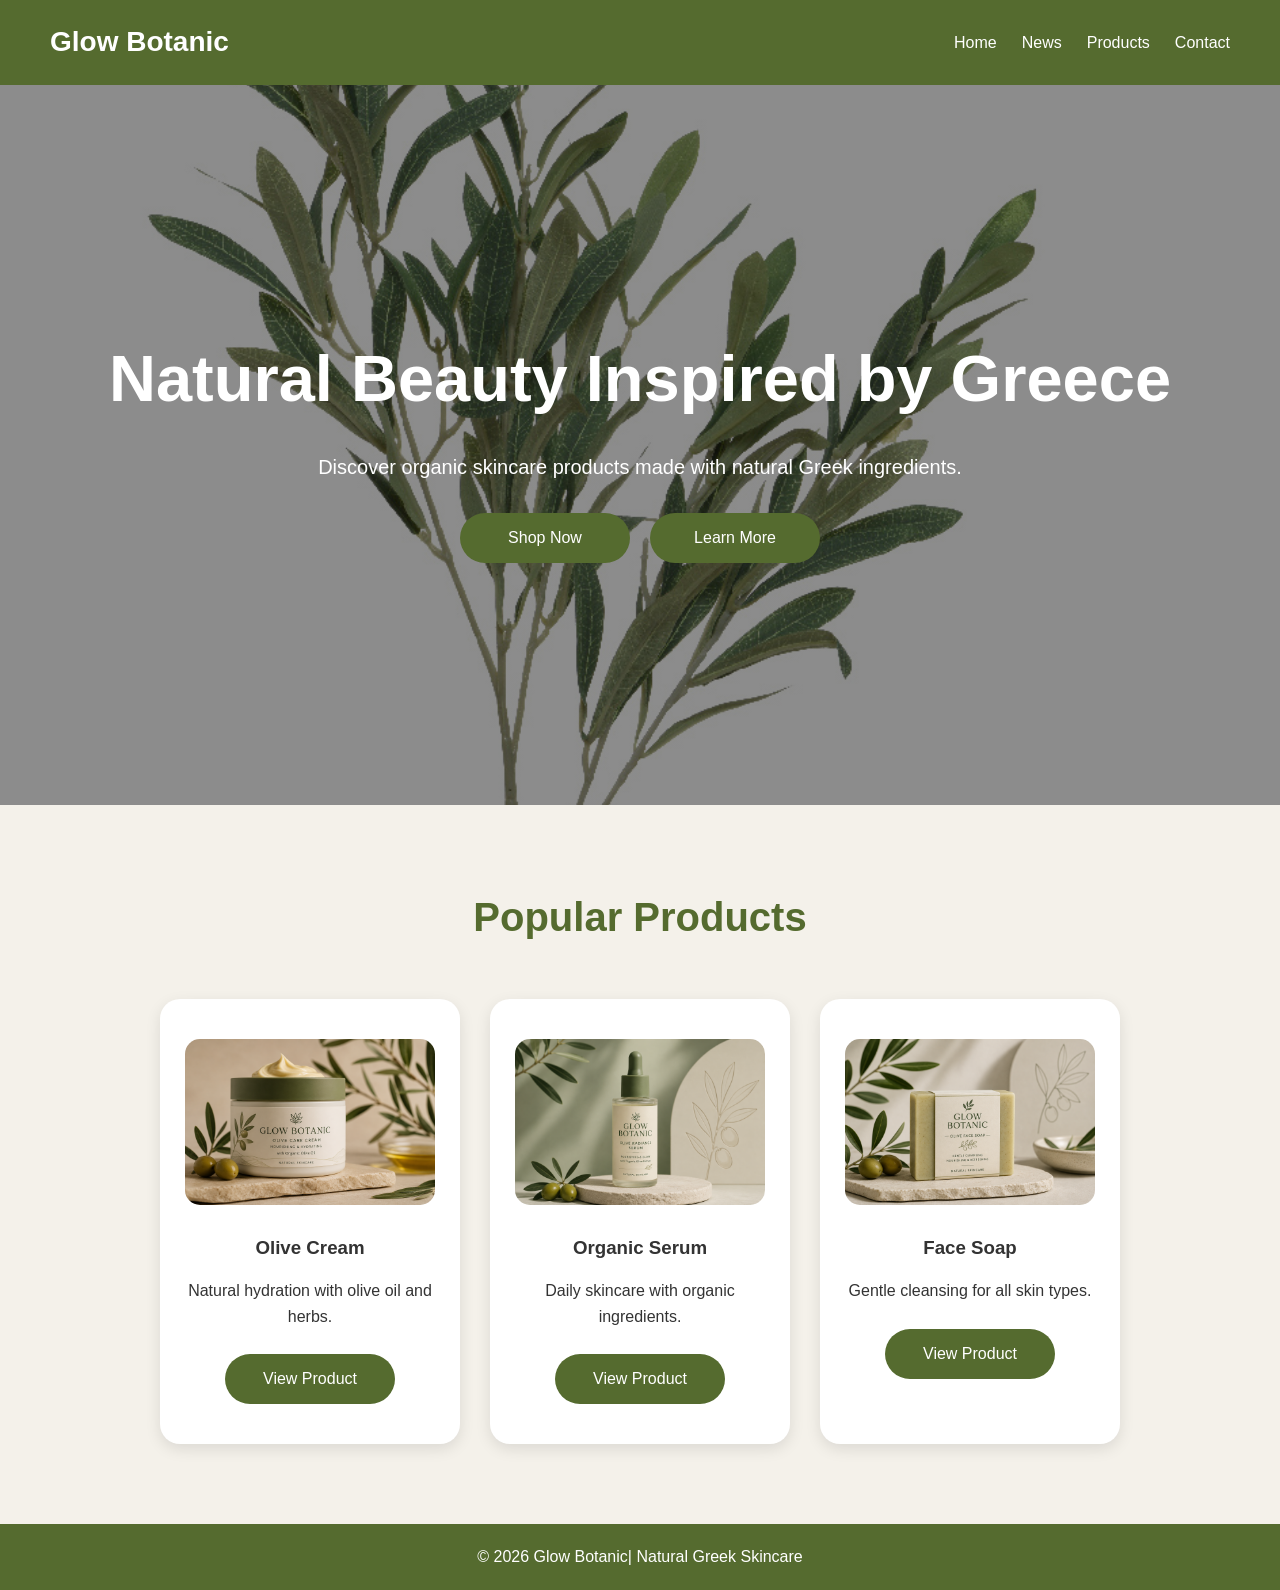
<file: index.html>
<!DOCTYPE html>
<html lang="en">
<head>
    <meta charset="UTF-8">
    <meta name="viewport" content="width=device-width, initial-scale=1.0">
    <title>Glow Botanic</title>
    <link rel="stylesheet" href="style.css">
</head>
<body>

<header>
    <nav>
        <div class="logo">Glow Botanic</div>

        <ul class="nav-links">
    <li><a href="index.html">Home</a></li>
    <li><a href="news.html">News</a></li>
    <li><a href="products.html">Products</a></li>
    <li><a href="contact.html">Contact</a></li>
</ul>
    </nav>
</header>

<section class="hero">
    <h1>Natural Beauty Inspired by Greece</h1>
    <p>
         Discover organic skincare products made with natural Greek ingredients.
    </p>

    <div class="hero-buttons">
        <button class="btn">Shop Now</button>
        <button class="btn">Learn More</button>
    </div>
</section>

<section class="products">
    <h2>Popular Products</h2>

    <div class="product-container">

        <div class="product-card">
            <img src="images/1.png" alt="Cream Product">
            <h3>Olive Cream</h3>
            <p>Natural hydration with olive oil and herbs.</p>
            <button class="btn">View Product</button>
        </div>
  <div class="product-card">
           <img src="images/2.png" alt="Serum Product">

    <h3>Organic Serum</h3>
    <p>Daily skincare with organic ingredients.</p>

    <button class="btn">View Product</button>
</div>

        <div class="product-card">
           <img src="images/3.png" alt="Soap Product">

    <h3>Face Soap</h3>
    <p>Gentle cleansing for all skin types.</p>

    <button class="btn">View Product</button>
</div>
    </div>
</section>

<footer>
    <p>© 2026 Glow Botanic| Natural Greek Skincare</p>
</footer>

</body>
</html>
</file>
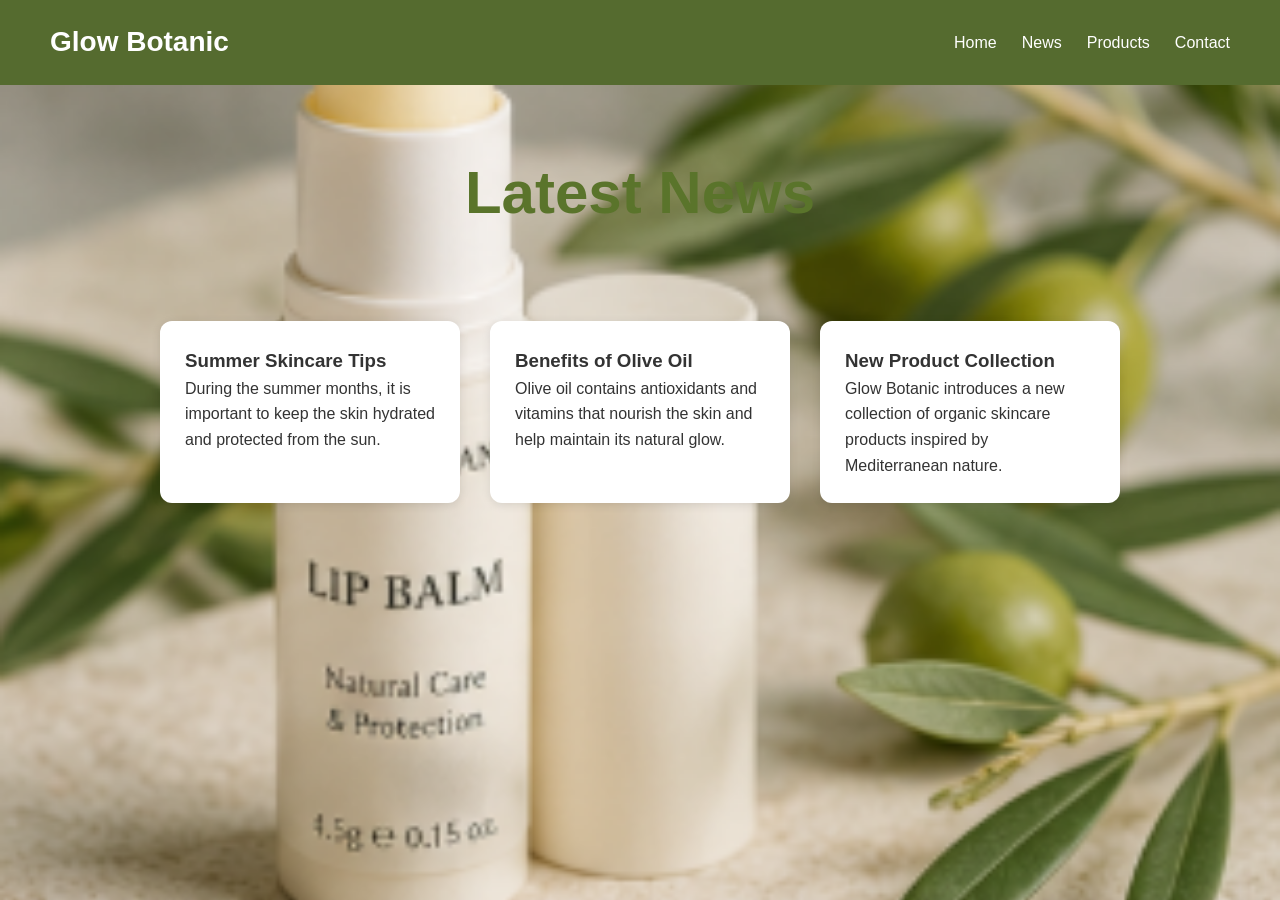
<file: news.html>
<!DOCTYPE html>
<html lang="en">
<head>
    <meta charset="UTF-8">
    <meta name="viewport" content="width=device-width, initial-scale=1.0">
    <title>Glow Botanic - News</title>
    <link rel="stylesheet" href="style.css">
</head>
<body class="news-page">

<header>
    <nav>
        <div class="logo">Glow Botanic</div>

        <ul class="nav-links">
            <li><a href="index.html">Home</a></li>
            <li><a href="news.html">News</a></li>
            <li><a href="products.html">Products</a></li>
            <li><a href="contact.html">Contact</a></li>
        </ul>
    </nav>
</header>

<section>

<h2 class="news-title">Latest News</h2>

<div class="news-container">

<div class="news-card">
    <h3>Summer Skincare Tips</h3>
    <p>
        During the summer months, it is important to keep the skin hydrated and protected from the sun.
    </p>
</div>

<div class="news-card">
    <h3>Benefits of Olive Oil</h3>
    <p>
        Olive oil contains antioxidants and vitamins that nourish the skin and help maintain its natural glow.
    </p>
</div>

<div class="news-card">
    <h3>New Product Collection</h3>
    <p>
        Glow Botanic introduces a new collection of organic skincare products inspired by Mediterranean nature.
    </p>
</div>

</div>

</section>

</body>
</html>
</file>
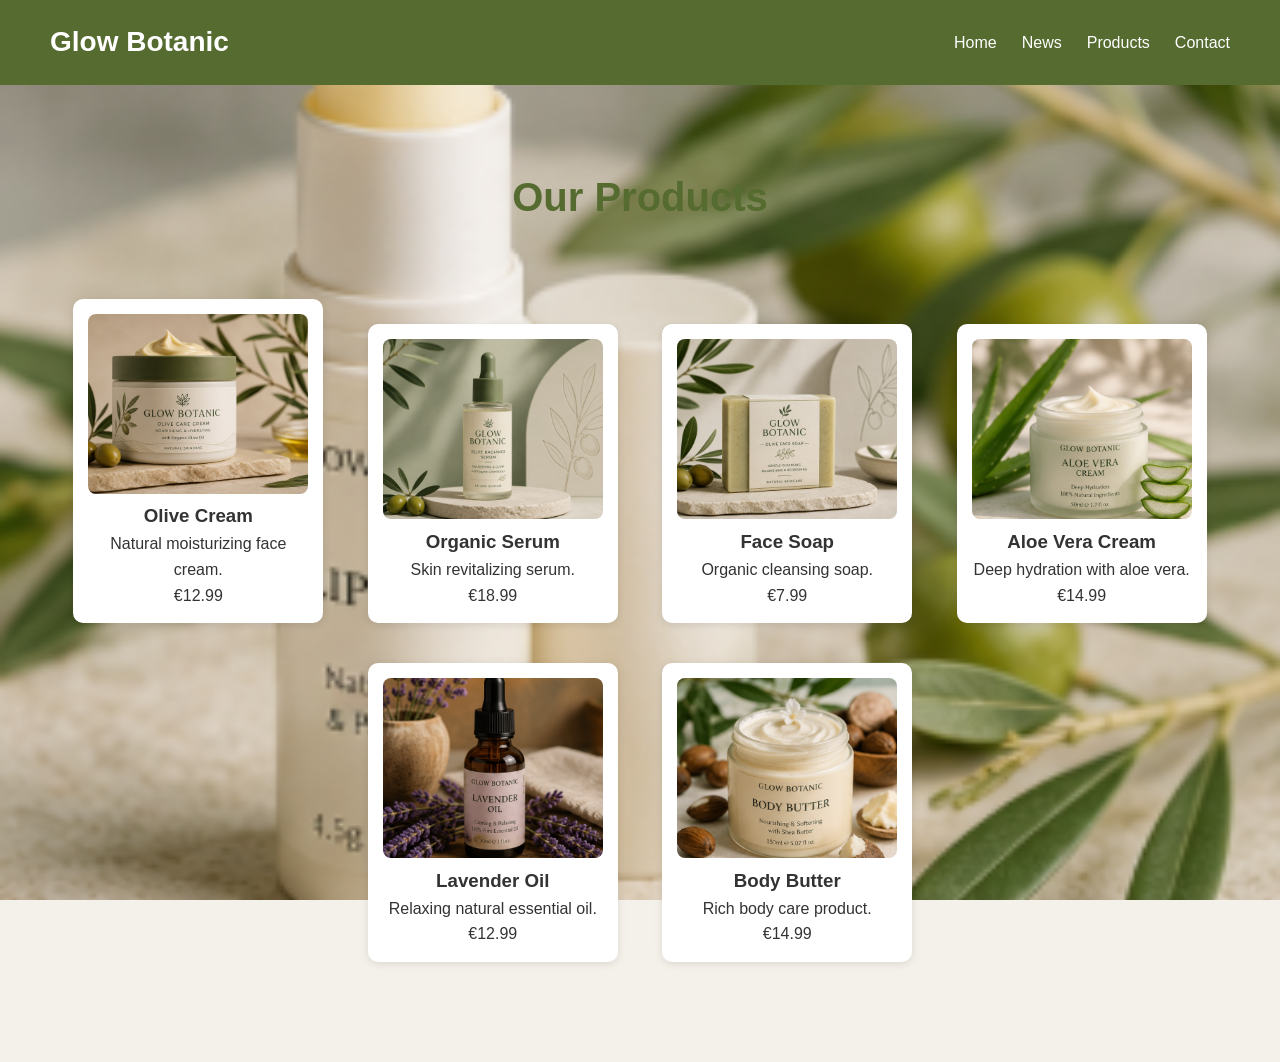
<file: products.html>
<!DOCTYPE html>
<html lang="en">
<head>
    <meta charset="UTF-8">
    <meta name="viewport" content="width=device-width, initial-scale=1.0">
    <title>Glow Botanic - Products</title>
    <link rel="stylesheet" href="style.css">
</head>
<body class="products-page">

<header>
    <nav>
        <div class="logo">Glow Botanic</div>

        <ul class="nav-links">
            <li><a href="index.html">Home</a></li>
            <li><a href="news.html">News</a></li>
            <li><a href="products.html">Products</a></li>
            <li><a href="contact.html">Contact</a></li>
        </ul>
    </nav>
</header>

<section class="products">
    <h2>Our Products</h2>

    <div class="product">
         <img src="images/1.png" alt="Olive Cream">
        <h3>Olive Cream</h3>
        <p>Natural moisturizing face cream.</p>
        <p>€12.99</p>
    </div>

    <div class="product">
         <img src="images/2.png" alt="Organic Serum">
        <h3>Organic Serum</h3>
        <p>Skin revitalizing serum.</p>
        <p>€18.99</p>
    </div>

    <div class="product">
         <img src="images/3.png" alt="Face Soap">
        <h3>Face Soap</h3>
        <p>Organic cleansing soap.</p>
        <p>€7.99</p>
    </div>

    <div class="product">
         <img src="images/4.png" alt="Aloe Vera Cream">
        <h3>Aloe Vera Cream</h3>
        <p>Deep hydration with aloe vera.</p>
        <p>€14.99</p>
    </div>

    <div class="product">
         <img src="images/5.png" alt="Lavender Oil">
        <h3>Lavender Oil</h3>
        <p>Relaxing natural essential oil.</p>
        <p>€12.99</p>
    </div>

    <div class="product">
         <img src="images/6.png" alt="Body Butter">
        <h3>Body Butter</h3>
        <p>Rich body care product.</p>
        <p>€14.99</p>
    </div>

</section>

</body>
</html>
</file>
<file: style.css>
* {
    margin: 0;
    padding: 0;
    box-sizing: border-box;
    font-family: Arial, sans-serif;
}

body {
    background: #f4f1ea;
    color: #333;
    line-height: 1.6;
}

header {
    background: #556b2f;
    padding: 20px 50px;
}
nav {
    display: flex;
    justify-content: space-between;
    align-items: center;
}

.logo {
    color: white;
    font-size: 28px;
    font-weight: bold;
}

.nav-links {
    list-style: none;
    display: flex;
    gap: 25px;
}

.nav-links a {
    text-decoration: none;
    color: white;
    transition: 0.3s;
}
.nav-links a:hover {
    color: #dfe9d5;
}

.hero {
  min-height: 80vh;
    display: flex;
    flex-direction: column;
    justify-content: center;
    align-items: center;
    text-align: center;
    padding: 20px;

    background:
    linear-gradient(rgba(0,0,0,0.45), rgba(0,0,0,0.45)),
    url("images/21.jpg");

    background-size: cover;
    background-position: center;
    background-repeat: no-repeat;
}

.hero h1 {
    font-size: 55px;
    margin-bottom: 20px;
    color: #556b2f;
}
.hero h1 {
    color: white;
    font-size: 65px;
    margin-bottom: 20px;
}

.hero p {
    color: white;
    font-size: 22px;
    max-width: 700px;
    margin-bottom: 30px;
}
.hero p {
      max-width: 700px;
      margin-bottom: 30px;
      font-size: 20px;
  }
  
  .hero-buttons {
      display: flex;
      gap: 20px;
  }
  
  .btn {
      width: 170px;
      height: 50px;
      border: none;
      border-radius: 30px;
      background: #556b2f;
      color: white;
      font-size: 16px;
      cursor: pointer;
      transition: 0.3s;
  }
.btn:hover {
    background: #6f8b3d;
    transform: translateY(-3px);
}

.secondary-btn {
    background: transparent;
    border: 2px solid #556b2f;
    color: #556b2f;
}

.secondary-btn:hover {
    background: #556b2f;
    color: white;
}

.products {
    padding: 80px 20px;
    text-align: center;
}
.products h2 {
    font-size: 40px;
    margin-bottom: 50px;
    color: #556b2f;
}

.product-container {
    display: flex;
    justify-content: center;
    flex-wrap: wrap;
    gap: 30px;
}

.product-card {
    background: white;
    width: 300px;
    padding: 40px 25px;
    border-radius: 20px;
    box-shadow: 0 5px 15px rgba(0,0,0,0.1);
    transition: 0.3s;
}
.product-card:hover {
    transform: translateY(-8px);
}

.product-icon {
    font-size: 50px;
    margin-bottom: 20px;
}

.product-card h3 {
    margin-bottom: 15px;
}

.product-card p {
    margin-bottom: 25px;
}
.contact-page {
     min-height: 100vh;
    display: flex;
    justify-content: center;
    align-items: center;
    padding: 40px 20px;

    background:
    linear-gradient(rgba(0,0,0,0.45), rgba(0,0,0,0.45)),
    url("images/20.jpg");

    background-size: cover;
    background-position: center;
    background-repeat: no-repeat;
}

.contact-box {
    background: white;
    max-width: 800px;
    padding: 50px;
    border-radius: 20px;
    box-shadow: 0 5px 15px rgba(0,0,0,0.1);
    text-align: center;
}
.contact-box h1 {
    color: #556b2f;
    margin-bottom: 25px;
}


form {
    display: flex;
    flex-direction: column;
    gap: 15px;
    margin-top: 20px;
}

form input,
form textarea {
    padding: 15px;
    border-radius: 10px;
    border: 1px solid #ccc;
    font-size: 15px;
}
form textarea {
    min-height: 120px;
    resize: none;
}

.contact-info {
    margin-top: 30px;
}

footer {
    background: #556b2f;
    color: white;
    text-align: center;
    padding: 20px;
}

@media (max-width: 768px) {

    nav {
        flex-direction: column;
        gap: 15px;
    }

    .hero h1 {
        font-size: 38px;
    }
     .hero-buttons {
        flex-direction: column;
    }

    .btn {
        width: 220px;
    }

    .contact-box {
        padding: 30px;
    }
}
.product-card img {
    width: 100%;
    border-radius: 15px;
    margin-bottom: 20px;
}
.hidden-text {
    display: none;
    margin-top: 25px;
    animation: fadeIn 0.5s ease;
}

.hidden-text p {
    margin-bottom: 15px;
}

.location {
    text-align: center;
    padding: 70px 10%;
    background-color: #f8f5ef;
}

.location h2 {
    margin-bottom: 10px;
    color: #556b2f;
}

.location p {
    margin-bottom: 30px;
    color: #666;
}

.map-container {
    width: 100%;
    max-width: 1000px;
    margin: auto;
    border-radius: 20px;
    overflow: hidden;
    box-shadow: 0 5px 20px rgba(0,0,0,0.15);
}

.map-container iframe {
    width: 100%;
    height: 450px;
    display: block;
}

@keyframes fadeIn {
    from {
        opacity: 0;
        transform: translateY(10px);
    }

    to {
        opacity: 1;
        transform: translateY(0);
    }
}
.product {
    display: inline-block;
    width: 250px;
    margin: 20px;
    padding: 15px;
    background: white;
    border-radius: 10px;
    box-shadow: 0 2px 8px rgba(0,0,0,0.1);
}

.product img {
    width: 100%;
    height: 180px;
    object-fit: cover;
    border-radius: 8px;
} 
.news-page,
.products-page {
    background-image: url("images/9.png");
    background-size: cover;
    background-position: center;
    background-attachment: fixed;
}
.news-container{
    display:flex;
    justify-content:center;
    gap:30px;
    flex-wrap:wrap;
    margin-top:80px;
}
.news-card{
    width:300px;
    background:white;
    padding:25px;
    border-radius:12px;
    box-shadow:0 2px 10px rgba(0,0,0,0.1);
}
.news-title{
    text-align:center;
    color:#5a742b;
    font-size:60px;
    margin-top:60px;
    margin-bottom:80px;
}
</file>
